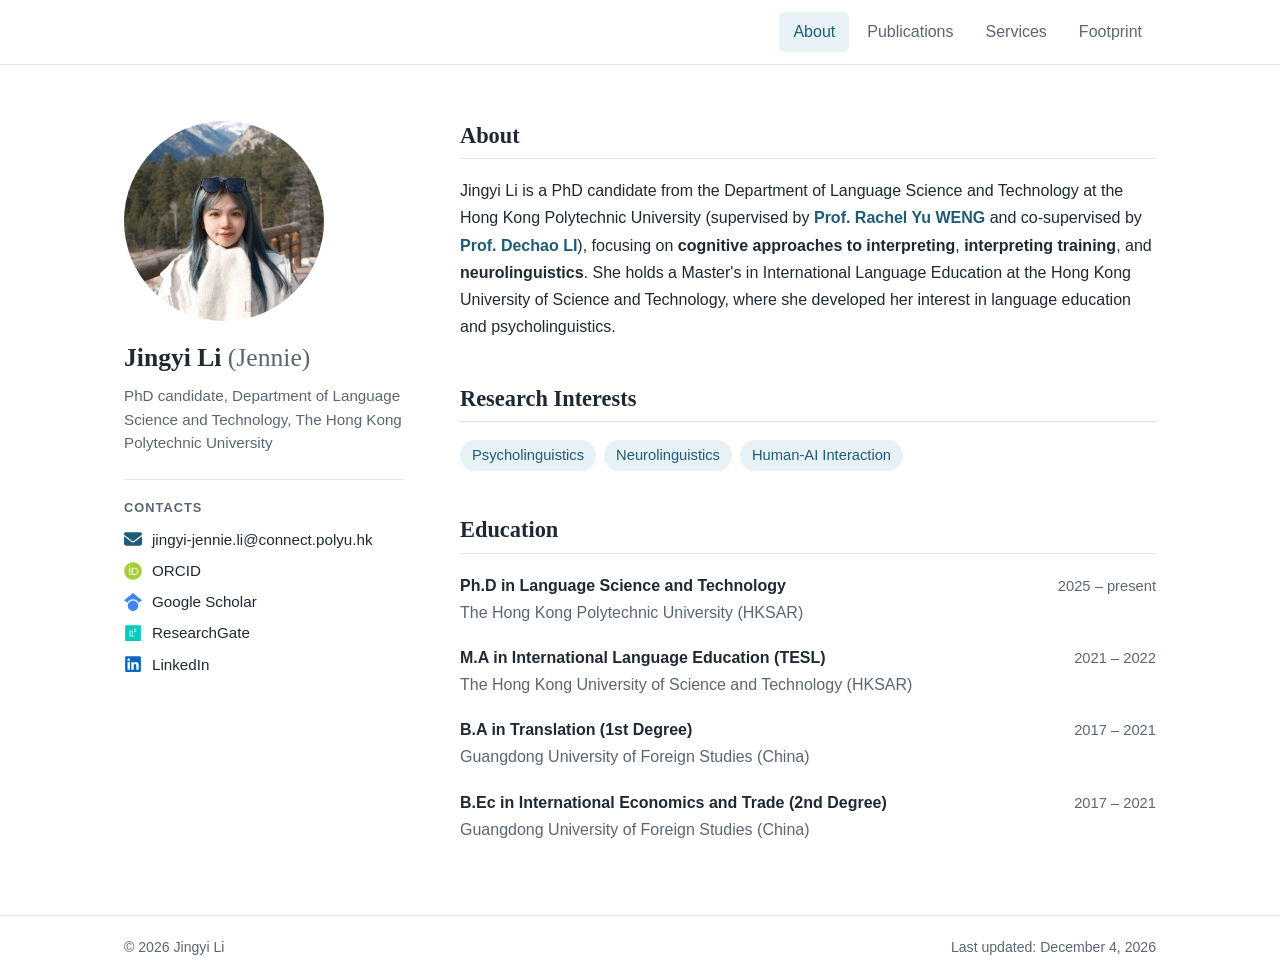
<file: index.html>
<!DOCTYPE html>
<html lang="en">
<head>
  <meta charset="UTF-8">
  <meta name="viewport" content="width=device-width, initial-scale=1">
  <title>Jingyi Li (Jennie)</title>
  <meta name="description" content="Jingyi Li, PhD candidate at the Department of Language Science and Technology, The Hong Kong Polytechnic University.">
  <link rel="icon" type="image/png" href="https://github.githubassets.com/favicons/favicon.png">
  <link rel="icon" type="image/svg+xml" href="https://github.githubassets.com/favicons/favicon.svg" media="(prefers-color-scheme: light)">
  <link rel="icon" type="image/svg+xml" href="https://github.githubassets.com/favicons/favicon-dark.svg" media="(prefers-color-scheme: dark)">
  <link rel="stylesheet" href="style.css">
</head>
<body>

  <!-- 顶部导航栏（三个页面都有一样的一份） -->
  <header class="site-header">
    <nav class="container nav">
      <ul class="nav-links">
        <li><a href="index.html" aria-current="page">About</a></li>
        <li><a href="publications.html">Publications</a></li>
        <li><a href="services.html">Services</a></li>
        <li><a href="footprint.html">Footprint</a></li>
      </ul>
    </nav>
  </header>

  <main>
    <div class="container profile-layout">

      <!-- ===== 左边：照片 + 名字 + 联系方式 ===== -->
      <aside class="profile-card">
        <img class="profile-photo" src="images/profile.jpg" alt="Photo of Jingyi Li">
        <h1 class="profile-name">Jingyi Li <span class="alt-name">(Jennie)</span></h1>
        <p class="profile-position">
          PhD candidate, Department of Language Science and Technology,
          The Hong Kong Polytechnic University
        </p>

        <div class="contacts">
          <h2>Contacts</h2>
          <ul>
            <li>
              <a href="mailto:jingyi-jennie.li@connect.polyu.hk">
                <svg width="18" height="18" class="icon icon-email" viewBox="0 0 512 512" aria-hidden="true"><path d="M48 64C21.5 64 0 85.5 0 112c0 15.1 7.1 29.3 19.2 38.4L236.8 313.6c11.4 8.5 27 8.5 38.4 0L492.8 150.4c12.1-9.1 19.2-23.3 19.2-38.4c0-26.5-21.5-48-48-48H48zM0 176V384c0 35.3 28.7 64 64 64H448c35.3 0 64-28.7 64-64V176L294.4 339.2c-22.8 17.1-54 17.1-76.8 0L0 176z"/></svg>
                jingyi-jennie.li@connect.polyu.hk
              </a>
            </li>
            <li>
              <a href="https://orcid.org/0009-0006-3154-9604" target="_blank" rel="noopener">
                <svg width="18" height="18" class="icon icon-orcid" viewBox="0 0 512 512" aria-hidden="true"><path d="M294.75 188.19h-45.92V342h47.47c67.62 0 83.12-51.34 83.12-76.91 0-41.64-26.54-76.9-84.67-76.9zM256 8C119 8 8 119 8 256s111 248 248 248 248-111 248-248S393 8 256 8zm-80.79 360.76h-29.84v-207.5h29.84zm-14.92-231.14a19.57 19.57 0 1 1 19.57-19.57 19.64 19.64 0 0 1-19.57 19.57zM300 369h-81V161.26h80.6c76.73 0 110.44 54.83 110.44 103.85C410 318.39 368.38 369 300 369z"/></svg>
                ORCID
              </a>
            </li>
            <li>
              <a href="https://scholar.google.com/citations?user=xkfzuVoAAAAJ" target="_blank" rel="noopener">
                <svg width="18" height="18" class="icon icon-scholar" viewBox="0 0 512 512" aria-hidden="true"><path d="M390.9 298.5c0 0 0 .1 .1 .1c9.2 19.4 14.4 41.1 14.4 64C405.3 445.1 338.5 512 256 512s-149.3-66.9-149.3-149.3c0-22.9 5.2-44.6 14.4-64h0c1.7-3.6 3.6-7.2 5.6-10.7c4.4-7.6 9.4-14.7 15-21.3c27.4-32.6 68.5-53.3 114.4-53.3c33.6 0 64.6 11.1 89.6 29.9c9.1 6.9 17.4 14.7 24.8 23.5c5.6 6.6 10.6 13.8 15 21.3c2 3.4 3.8 7 5.5 10.5zm26.4-18.8c-30.1-58.4-91-98.4-161.3-98.4s-131.2 40-161.3 98.4L0 202.7 256 0 512 202.7l-94.7 77.1z"/></svg>
                Google Scholar
              </a>
            </li>
            <li>
              <a href="https://www.researchgate.net/profile/Jingyi-Li-125" target="_blank" rel="noopener">
                <svg width="18" height="18" class="icon icon-researchgate" viewBox="0 0 448 512" aria-hidden="true"><path d="M0 32v448h448V32H0zm262.2 334.4c-6.6 3-33.2 6-50-14.2-9.2-10.6-25.3-33.3-42.2-63.6-8.9 0-14.7 0-21.4-.6v46.4c0 23.5 6 21.2 25.8 23.9v8.1c-6.9-.3-23.1-.8-35.6-.8-13.1 0-26.1.6-33.6.8v-8.1c15.5-2.9 22-1.3 22-23.9V225c0-22.6-6.4-21-22-23.9V193c25.8 1 53.1-.6 70.9-.6 31.7 0 55.9 14.4 55.9 45.6 0 21.1-16.7 42.2-39.2 47.5 13.6 24.2 30 45.6 42.2 58.9 7.2 7.8 17.2 14.7 27.2 14.7v7.3zm22.9-135c-23.3 0-32.2-15.7-32.2-32.2V167c0-12.2 8.8-30.4 34-30.4s30.4 17.9 30.4 17.9l-10.7 7.2s-5.5-12.5-19.7-12.5c-7.9 0-19.7 7.3-19.7 19.7v26.8c0 13.4 6.6 23.3 17.9 23.3 14.1 0 21.5-10.9 21.5-26.8h-17.9v-10.7h30.4c0 20.5 4.7 49.9-34 49.9zm-116.5 44.7c-9.4 0-13.6-.3-20-.8v-69.7c6.4-.6 15-.6 22.5-.6 23.3 0 37.2 12.2 37.2 34.5 0 21.9-15 36.6-39.7 36.6z"/></svg>
                ResearchGate
              </a>
            </li>
            <li>
              <a href="https://www.linkedin.com/in/jingyi-li-5655651a2" target="_blank" rel="noopener">
                <svg width="18" height="18" class="icon icon-linkedin" viewBox="0 0 448 512" aria-hidden="true"><path d="M416 32H31.9C14.3 32 0 46.5 0 64.3v383.4C0 465.5 14.3 480 31.9 480H416c17.6 0 32-14.5 32-32.3V64.3c0-17.8-14.4-32.3-32-32.3zM135.4 416H69V202.2h66.5V416zm-33.2-243c-21.3 0-38.5-17.3-38.5-38.5S80.9 96 102.2 96c21.2 0 38.5 17.3 38.5 38.5 0 21.3-17.2 38.5-38.5 38.5zm282.1 243h-66.4V312c0-24.8-.5-56.7-34.5-56.7-34.6 0-39.9 27-39.9 54.9V416h-66.4V202.2h63.7v29.2h.9c8.9-16.8 30.6-34.5 62.9-34.5 67.2 0 79.7 44.3 79.7 101.9V416z"/></svg>
                LinkedIn
              </a>
            </li>
          </ul>
        </div>
      </aside>

      <!-- ===== 右边：About / Research Interests / Education ===== -->
      <div class="profile-content">

        <section class="section">
          <h2>About</h2>
          <p>
            Jingyi Li is a PhD candidate from the Department of Language Science and Technology
            at the Hong Kong Polytechnic University (supervised by
            <a href="https://research.polyu.edu.hk/en/persons/yu-weng/" target="_blank" rel="noopener"><strong>Prof. Rachel Yu WENG</strong></a>
            and co-supervised by
            <a href="https://research.polyu.edu.hk/en/persons/dechao-li/" target="_blank" rel="noopener"><strong>Prof. Dechao LI</strong></a>),
            focusing on <strong>cognitive approaches to interpreting</strong>,
            <strong>interpreting training</strong>, and <strong>neurolinguistics</strong>.
            She holds a Master's in International Language Education at the Hong Kong University
            of Science and Technology, where she developed her interest in language education
            and psycholinguistics.
          </p>
        </section>

        <section class="section">
          <h2>Research Interests</h2>
          <ul class="tags">
            <li>Psycholinguistics</li>
            <li>Neurolinguistics</li>
            <li>Human-AI Interaction</li>
          </ul>
        </section>

        <section class="section">
          <h2>Education</h2>
          <!-- 每一个 <li class="entry"> ... </li> 是一条学历，复制一整段即可新增 -->
          <ul class="entry-list">
            <li class="entry">
              <div class="entry-head">
                <span class="entry-title">Ph.D in Language Science and Technology</span>
                <span class="entry-date">2025 – present</span>
              </div>
              <div class="entry-sub">The Hong Kong Polytechnic University (HKSAR)</div>
            </li>
            <li class="entry">
              <div class="entry-head">
                <span class="entry-title">M.A in International Language Education (TESL)</span>
                <span class="entry-date">2021 – 2022</span>
              </div>
              <div class="entry-sub">The Hong Kong University of Science and Technology (HKSAR)</div>
            </li>
            <li class="entry">
              <div class="entry-head">
                <span class="entry-title">B.A in Translation (1st Degree)</span>
                <span class="entry-date">2017 – 2021</span>
              </div>
              <div class="entry-sub">Guangdong University of Foreign Studies (China)</div>
            </li>
            <li class="entry">
              <div class="entry-head">
                <span class="entry-title">B.Ec in International Economics and Trade (2nd Degree)</span>
                <span class="entry-date">2017 – 2021</span>
              </div>
              <div class="entry-sub">Guangdong University of Foreign Studies (China)</div>
            </li>
          </ul>
        </section>

      </div>
    </div>
  </main>

  <footer class="site-footer">
    <div class="container footer-inner">
      <span>&copy; 2026 Jingyi Li</span>
      <span>Last updated: <time id="last-updated">October 22, 2026</time></span>
    </div>
  </footer>

  <!-- 自动显示网站最后一次发布的日期，不用手动改 -->
  <script>
    (function () {
      var d = new Date(document.lastModified);
      if (!isNaN(d)) {
        document.getElementById("last-updated").textContent =
          d.toLocaleDateString("en-US", { year: "numeric", month: "long", day: "numeric" });
      }
    })();
  </script>

</body>
</html>
</file>
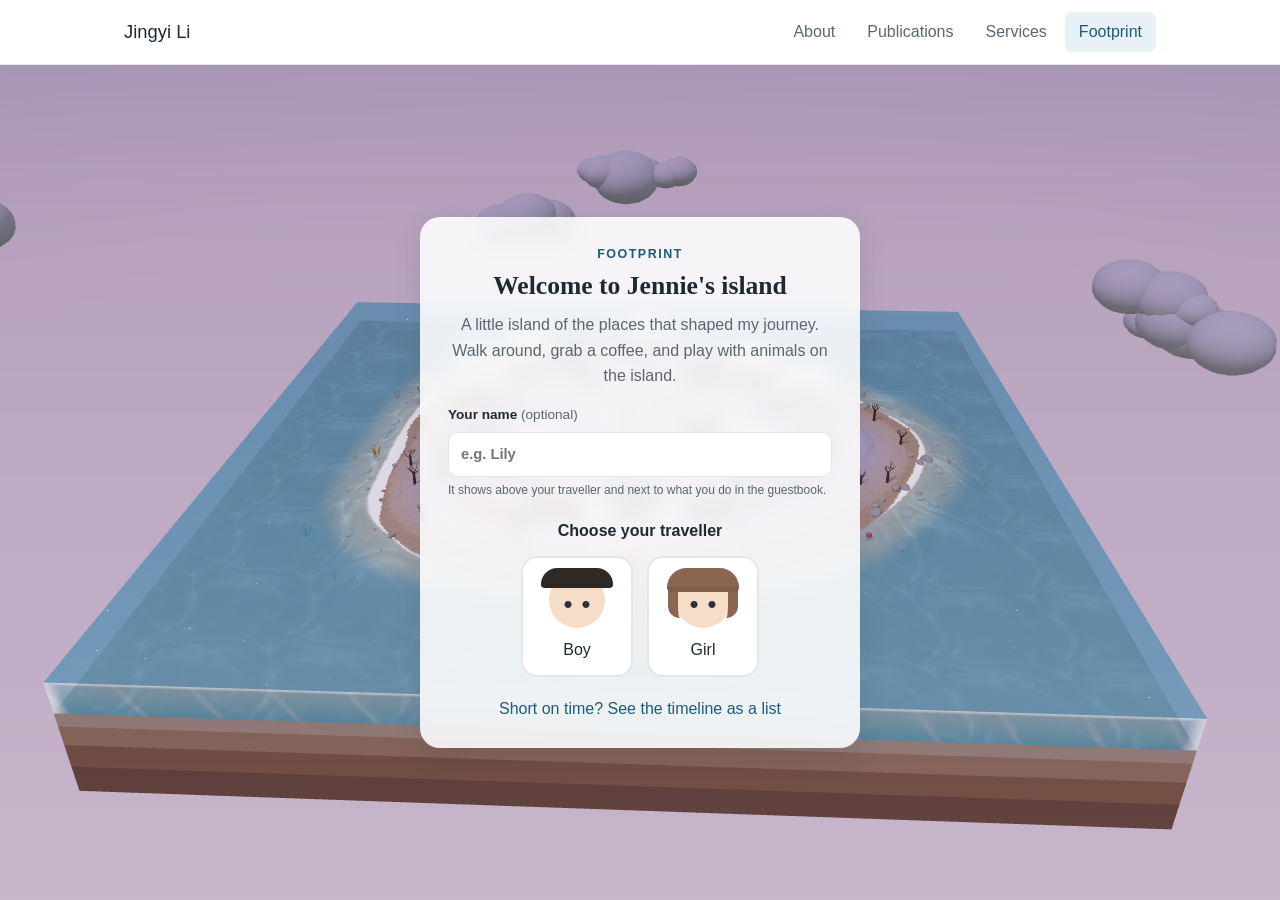
<file: footprint.html>
<!DOCTYPE html>
<html lang="en">
<head>
  <meta charset="UTF-8">
  <meta name="viewport" content="width=device-width, initial-scale=1, viewport-fit=cover">
  <title>Jingyi Li (Jennie) | Footprint</title>
  <meta name="description" content="Footprint: a little 3D island of the places that shaped Jingyi Li's journey, from Guangzhou to Hong Kong.">
  <link rel="icon" type="image/png" href="https://github.githubassets.com/favicons/favicon.png">
  <link rel="icon" type="image/svg+xml" href="https://github.githubassets.com/favicons/favicon.svg" media="(prefers-color-scheme: light)">
  <link rel="icon" type="image/svg+xml" href="https://github.githubassets.com/favicons/favicon-dark.svg" media="(prefers-color-scheme: dark)">
  <link rel="stylesheet" href="style.css">
  <link rel="stylesheet" href="footprint/footprint.css">
  <script type="importmap">{ "imports": { "three": "./vendor/three.module.min.js" } }</script>
</head>
<body class="fp-page">

  <header class="site-header">
    <nav class="container nav">
      <a class="nav-brand" href="index.html">Jingyi Li</a>
      <ul class="nav-links">
        <li><a href="index.html">About</a></li>
        <li><a href="publications.html">Publications</a></li>
        <li><a href="services.html">Services</a></li>
        <li><a href="footprint.html" aria-current="page">Footprint</a></li>
      </ul>
    </nav>
  </header>

  <!-- 3D 小岛的内容和文字在 footprint/data.js 里改 -->
  <main class="fp-main">
    <div id="fp-stage">
      <canvas id="fp-canvas" tabindex="-1" aria-label="A 3D island with the places of Jennie's journey"></canvas>

      <div id="fp-loading" class="fp-loading">
        <div class="fp-spinner"></div>
        <p>Loading the island…</p>
      </div>

      <section id="fp-intro" class="fp-intro" hidden>
        <div class="fp-card">
          <p class="fp-kicker">Footprint</p>
          <h1>Welcome to Jennie's island</h1>
          <p>A little island of the places that shaped my journey. Walk around, grab a coffee, and play with animals on the island.</p>
          <label class="fp-name">
            <span>Your name <em>(optional)</em></span>
            <input id="fp-name" maxlength="20" placeholder="e.g. Lily" autocomplete="nickname">
          </label>
          <p class="fp-name-note">It shows above your traveller and next to what you do in the guestbook.</p>
          <div id="fp-step-gender">
            <p class="fp-choose">Choose your traveller</p>
            <div class="fp-avatars">
              <button class="fp-avatar" data-avatar="boy"><span class="fp-face fp-face-boy" aria-hidden="true"></span>Boy</button>
              <button class="fp-avatar" data-avatar="girl"><span class="fp-face fp-face-girl" aria-hidden="true"></span>Girl</button>
            </div>
          </div>
          <div id="fp-figures" hidden>
            <p class="fp-choose">Pick your look</p>
            <div class="fp-figure-grid" id="fp-figure-grid"></div>
            <button class="fp-link" id="fp-figures-back">← Back</button>
          </div>
          <button class="fp-link" id="fp-intro-list">Short on time? See the timeline as a list</button>
        </div>
      </section>

      <div id="fp-hud" class="fp-hud" hidden>
        <div class="fp-stop">
          <span class="fp-stop-num" id="fp-stop-num">01</span>
          <div>
            <p class="fp-stop-label" id="fp-stop-label"></p>
            <p class="fp-stop-name" id="fp-stop-name"></p>
            <p class="fp-stop-meta" id="fp-stop-meta"></p>
          </div>
        </div>
        <div class="fp-top-right">
          <button class="fp-chip" id="fp-env-btn" aria-expanded="false"><span class="fp-env-dot"></span><span id="fp-env-label"></span></button>
          <button class="fp-chip" id="fp-guest-btn">Guestbook</button>
          <button class="fp-chip" id="fp-list-btn">Timeline</button>
        </div>
        <div class="fp-menu" id="fp-env-menu" hidden>
          <p>The island follows your local season and time. Preview another one:</p>
          <div class="fp-seg" data-kind="season">
            <button data-v="live">Live</button><button data-v="spring">Spring</button><button data-v="summer">Summer</button><button data-v="autumn">Autumn</button><button data-v="winter">Winter</button>
          </div>
          <div class="fp-seg" data-kind="hour">
            <button data-v="live">Live</button><button data-v="7">Morning</button><button data-v="13">Afternoon</button><button data-v="18">Evening</button><button data-v="22">Night</button>
          </div>
        </div>
        <div class="fp-joystick" id="fp-joystick" aria-hidden="true"><div class="fp-knob"></div></div>
        <button class="fp-action" id="fp-action" hidden></button>
        <button class="fp-action fp-action-2" id="fp-action-2" hidden>Talk to Calvin</button>
        <p class="fp-hint" id="fp-hint">WASD / arrow keys to walk · E to interact · drag to look around</p>
      </div>

      <div id="fp-dialog" class="fp-dialog" hidden>
        <p class="fp-dialog-who" id="fp-dialog-who">Jennie · island host</p>
        <p class="fp-dialog-text" id="fp-dialog-text"></p>
        <button class="fp-dialog-next" id="fp-dialog-next">Next</button>
        <div class="fp-dialog-choices" id="fp-dialog-choices" hidden></div>
      </div>

      <div id="fp-panel" class="fp-panel-wrap" hidden>
        <div class="fp-panel" role="dialog" aria-modal="true" aria-labelledby="fp-panel-title">
          <button class="fp-close" id="fp-close" aria-label="Close">×</button>
          <div id="fp-panel-body"></div>
        </div>
      </div>

      <div id="fp-toast" class="fp-toast" role="status" aria-live="polite" hidden></div>

      <div id="fp-fade" class="fp-fade"></div>

      <div id="fp-fallback" class="fp-fallback" hidden>
        <h1>Footprint</h1>
        <p>Your browser can't show the 3D island, so here is the journey as a list.</p>
        <ol id="fp-fallback-list"></ol>
      </div>
    </div>
  </main>

  <script type="module" src="footprint/main.js"></script>
</body>
</html>
</file>
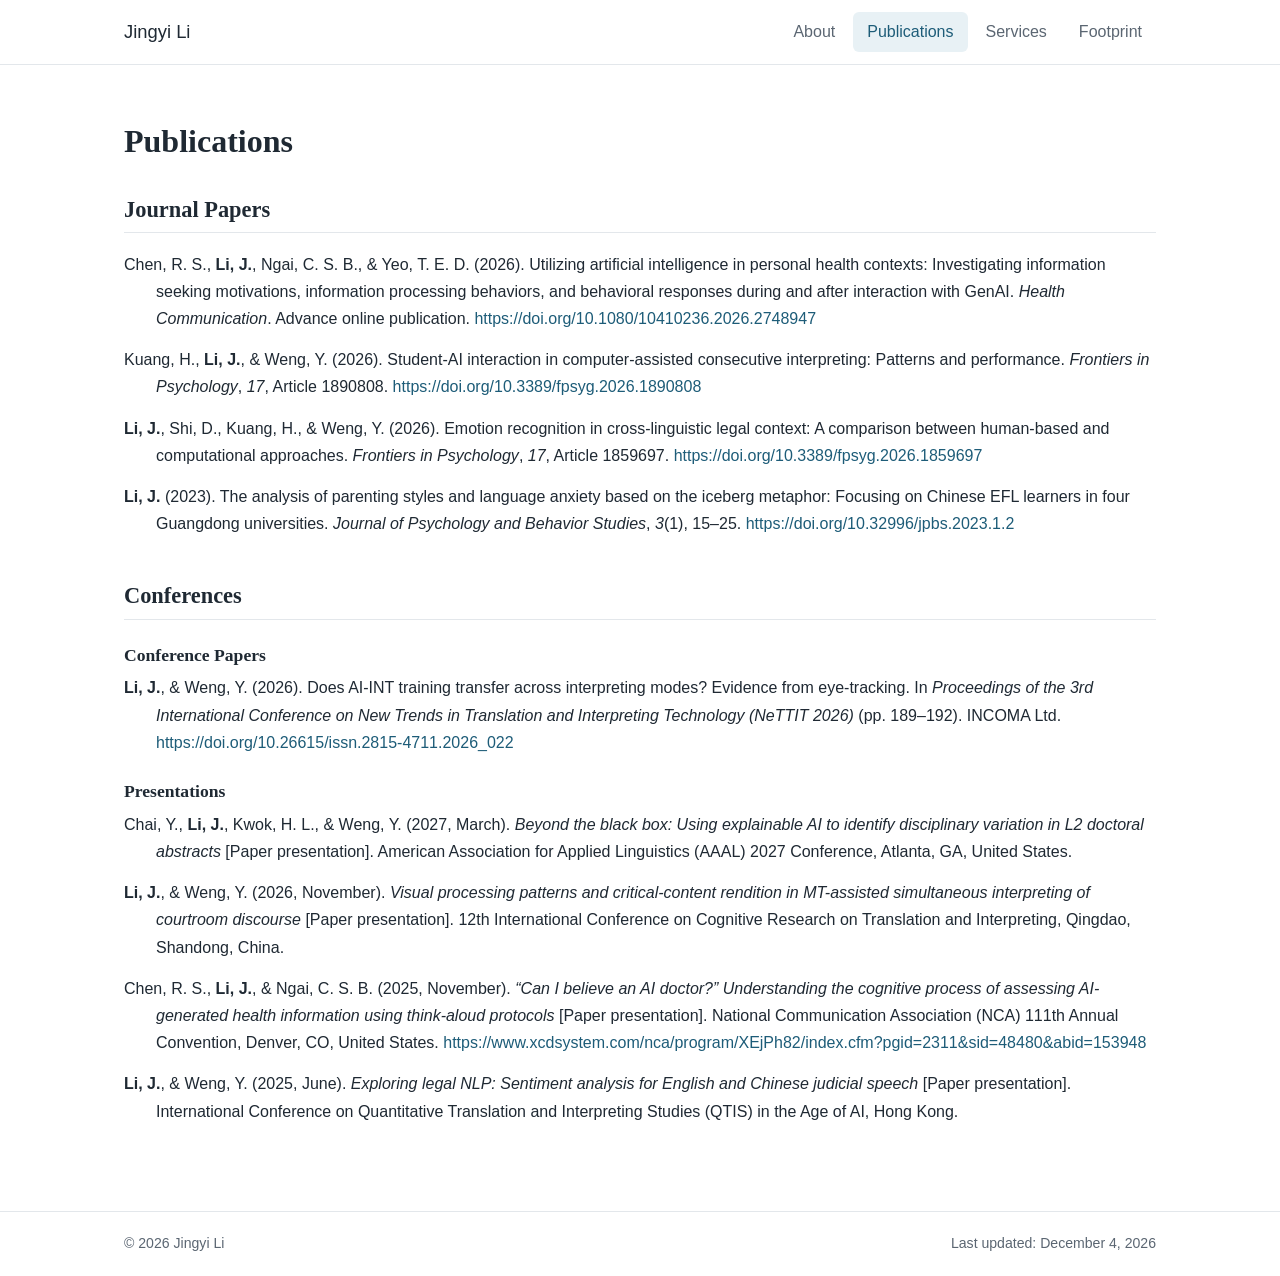
<file: publications.html>
<!DOCTYPE html>
<html lang="en">
<head>
  <meta charset="UTF-8">
  <meta name="viewport" content="width=device-width, initial-scale=1">
  <title>Jingyi Li (Jennie) | Publications</title>
  <meta name="description" content="Publications of Jingyi Li.">
  <link rel="icon" type="image/png" href="https://github.githubassets.com/favicons/favicon.png">
  <link rel="icon" type="image/svg+xml" href="https://github.githubassets.com/favicons/favicon.svg" media="(prefers-color-scheme: light)">
  <link rel="icon" type="image/svg+xml" href="https://github.githubassets.com/favicons/favicon-dark.svg" media="(prefers-color-scheme: dark)">
  <link rel="stylesheet" href="style.css">
</head>
<body>

  <header class="site-header">
    <nav class="container nav">
      <a class="nav-brand" href="index.html">Jingyi Li</a>
      <ul class="nav-links">
        <li><a href="index.html">About</a></li>
        <li><a href="publications.html" aria-current="page">Publications</a></li>
        <li><a href="services.html">Services</a></li>
        <li><a href="footprint.html">Footprint</a></li>
      </ul>
    </nav>
  </header>

  <main>
    <div class="container">
      <h1 class="page-title">Publications</h1>

      <!--
        格式：APA 7。每一个 <li>...</li> 是一条，复制一整段就能新增，按时间从新到旧排。
        <span class="me"> 让你的名字加粗；<em> 是斜体；&amp; 就是 & 符号。
        期刊论文例子：
          <li>
            <span class="me">Li, J.</span>, &amp; Weng, Y. (2027). Title in sentence case: Subtitle starts with a capital.
            <em>Journal Name</em>, <em>12</em>(3), 45–67.
            <a href="https://doi.org/xxxx" target="_blank" rel="noopener">https://doi.org/xxxx</a>
          </li>
      -->

      <section class="section">
        <h2>Journal Papers</h2>
        <ul class="pub-list">
          <li>
            Chen, R. S., <span class="me">Li, J.</span>, Ngai, C. S. B., &amp; Yeo, T. E. D. (2026).
            Utilizing artificial intelligence in personal health contexts: Investigating information
            seeking motivations, information processing behaviors, and behavioral responses during and
            after interaction with GenAI. <em>Health Communication</em>. Advance online publication.
            <a href="https://doi.org/10.1080/10410236.2026.2748947" target="_blank" rel="noopener">https://doi.org/10.1080/10410236.2026.2748947</a>
          </li>
          <li>
            Kuang, H., <span class="me">Li, J.</span>, &amp; Weng, Y. (2026). Student-AI interaction in
            computer-assisted consecutive interpreting: Patterns and performance.
            <em>Frontiers in Psychology</em>, <em>17</em>, Article 1890808.
            <a href="https://doi.org/10.3389/fpsyg.2026.1890808" target="_blank" rel="noopener">https://doi.org/10.3389/fpsyg.2026.1890808</a>
          </li>
          <li>
            <span class="me">Li, J.</span>, Shi, D., Kuang, H., &amp; Weng, Y. (2026). Emotion recognition
            in cross-linguistic legal context: A comparison between human-based and computational
            approaches. <em>Frontiers in Psychology</em>, <em>17</em>, Article 1859697.
            <a href="https://doi.org/10.3389/fpsyg.2026.1859697" target="_blank" rel="noopener">https://doi.org/10.3389/fpsyg.2026.1859697</a>
          </li>
          <li>
            <span class="me">Li, J.</span> (2023). The analysis of parenting styles and language anxiety
            based on the iceberg metaphor: Focusing on Chinese EFL learners in four Guangdong
            universities. <em>Journal of Psychology and Behavior Studies</em>, <em>3</em>(1), 15–25.
            <a href="https://doi.org/10.32996/jpbs.2023.1.2" target="_blank" rel="noopener">https://doi.org/10.32996/jpbs.2023.1.2</a>
          </li>
        </ul>
      </section>

      <section class="section">
        <h2>Conferences</h2>

        <h3>Conference Papers</h3>
        <ul class="pub-list">
          <li>
            <span class="me">Li, J.</span>, &amp; Weng, Y. (2026). Does AI-INT training transfer across
            interpreting modes? Evidence from eye-tracking. In <em>Proceedings of the 3rd International
            Conference on New Trends in Translation and Interpreting Technology (NeTTIT 2026)</em>
            (pp. 189–192). INCOMA Ltd.
            <a href="https://doi.org/10.26615/issn.2815-4711.2026_022" target="_blank" rel="noopener">https://doi.org/10.26615/issn.2815-4711.2026_022</a>
          </li>
        </ul>

        <h3>Presentations</h3>
        <!-- 会议报告格式：作者 (年, 月). <em>标题</em> [Paper presentation]. 会议名称, 城市, 国家.
             如果是海报，把 [Paper presentation] 改成 [Poster presentation] -->
        <ul class="pub-list">
          <li>
            Chai, Y., <span class="me">Li, J.</span>, Kwok, H. L., &amp; Weng, Y. (2027, March).
            <em>Beyond the black box: Using explainable AI to identify disciplinary variation in L2
            doctoral abstracts</em> [Paper presentation]. American Association for Applied Linguistics
            (AAAL) 2027 Conference, Atlanta, GA, United States.
          </li>
          <li>
            <span class="me">Li, J.</span>, &amp; Weng, Y. (2026, November). <em>Visual processing
            patterns and critical-content rendition in MT-assisted simultaneous interpreting of
            courtroom discourse</em> [Paper presentation]. 12th International Conference on Cognitive
            Research on Translation and Interpreting, Qingdao, Shandong, China.
          </li>
          <li>
            Chen, R. S., <span class="me">Li, J.</span>, &amp; Ngai, C. S. B. (2025, November).
            <em>“Can I believe an AI doctor?” Understanding the cognitive process of assessing
            AI-generated health information using think-aloud protocols</em> [Paper presentation].
            National Communication Association (NCA) 111th Annual Convention, Denver, CO, United States.
            <a href="https://www.xcdsystem.com/nca/program/XEjPh82/index.cfm?pgid=2311&amp;sid=48480&amp;abid=153948" target="_blank" rel="noopener">https://www.xcdsystem.com/nca/program/XEjPh82/index.cfm?pgid=2311&amp;sid=48480&amp;abid=153948</a>
          </li>
          <li>
            <span class="me">Li, J.</span>, &amp; Weng, Y. (2025, June). <em>Exploring legal NLP: Sentiment
            analysis for English and Chinese judicial speech</em> [Paper presentation]. International
            Conference on Quantitative Translation and Interpreting Studies (QTIS) in the Age of AI,
            Hong Kong.
          </li>
        </ul>
      </section>
    </div>
  </main>

  <footer class="site-footer">
    <div class="container footer-inner">
      <span>&copy; 2026 Jingyi Li</span>
      <span>Last updated: <time id="last-updated">October 22, 2026</time></span>
    </div>
  </footer>

  <!-- 自动显示网站最后一次发布的日期，不用手动改 -->
  <script>
    (function () {
      var d = new Date(document.lastModified);
      if (!isNaN(d)) {
        document.getElementById("last-updated").textContent =
          d.toLocaleDateString("en-US", { year: "numeric", month: "long", day: "numeric" });
      }
    })();
  </script>

</body>
</html>
</file>
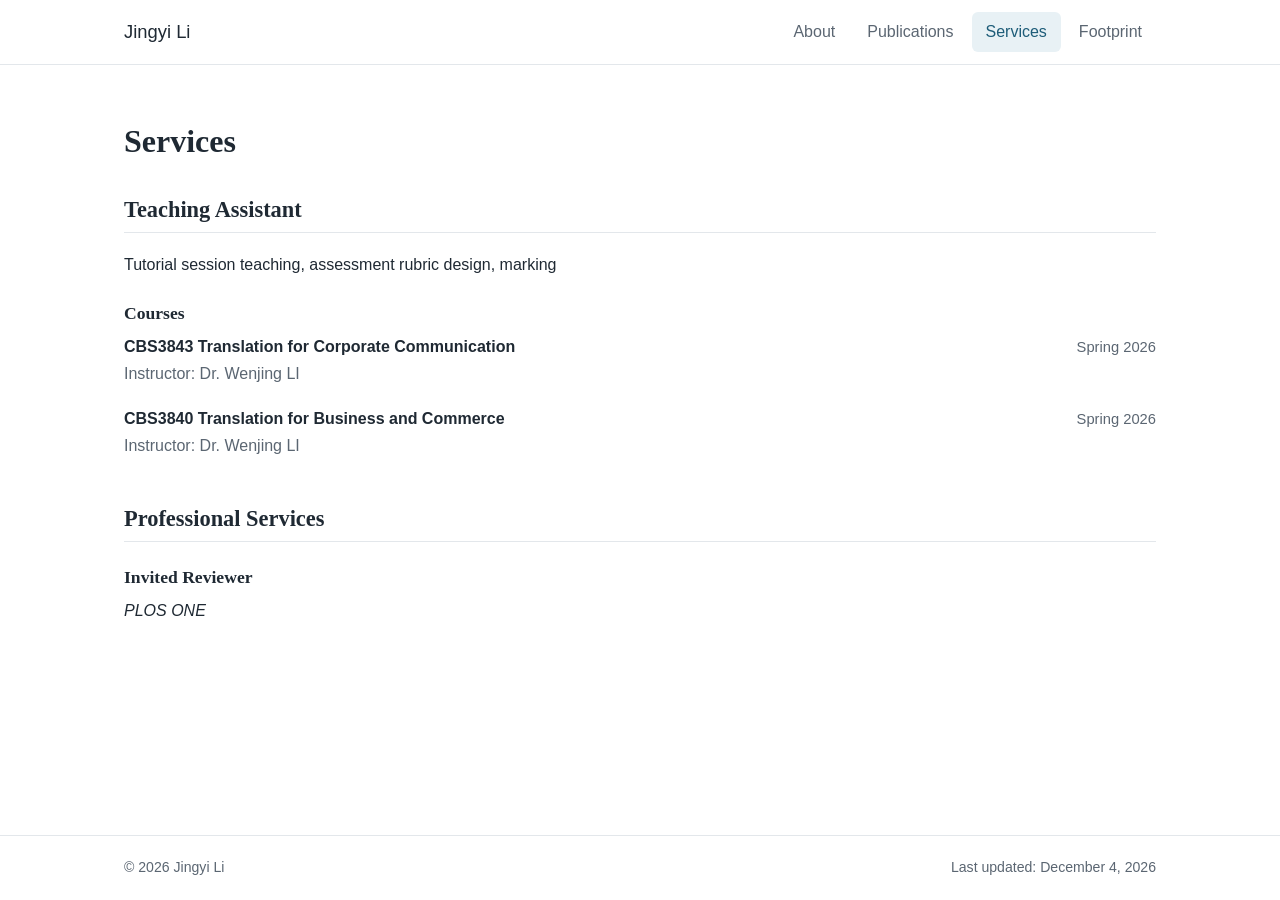
<file: services.html>
<!DOCTYPE html>
<html lang="en">
<head>
  <meta charset="UTF-8">
  <meta name="viewport" content="width=device-width, initial-scale=1">
  <title>Jingyi Li (Jennie) | Services</title>
  <meta name="description" content="Teaching and professional services of Jingyi Li.">
  <link rel="icon" type="image/png" href="https://github.githubassets.com/favicons/favicon.png">
  <link rel="icon" type="image/svg+xml" href="https://github.githubassets.com/favicons/favicon.svg" media="(prefers-color-scheme: light)">
  <link rel="icon" type="image/svg+xml" href="https://github.githubassets.com/favicons/favicon-dark.svg" media="(prefers-color-scheme: dark)">
  <link rel="stylesheet" href="style.css">
</head>
<body>

  <header class="site-header">
    <nav class="container nav">
      <a class="nav-brand" href="index.html">Jingyi Li</a>
      <ul class="nav-links">
        <li><a href="index.html">About</a></li>
        <li><a href="publications.html">Publications</a></li>
        <li><a href="services.html" aria-current="page">Services</a></li>
        <li><a href="footprint.html">Footprint</a></li>
      </ul>
    </nav>
  </header>

  <main>
    <div class="container">
      <h1 class="page-title">Services</h1>

      <section class="section">
        <h2>Teaching Assistant</h2>
        <p>Tutorial session teaching, assessment rubric design, marking</p>

        <h3>Courses</h3>
        <!-- 每一个 <li class="entry"> ... </li> 是一门课，复制一整段即可新增 -->
        <ul class="entry-list">
          <li class="entry">
            <div class="entry-head">
              <span class="entry-title">CBS3843 Translation for Corporate Communication</span>
              <span class="entry-date">Spring 2026</span>
            </div>
            <div class="entry-sub">Instructor: Dr. Wenjing LI</div>
          </li>
          <li class="entry">
            <div class="entry-head">
              <span class="entry-title">CBS3840 Translation for Business and Commerce</span>
              <span class="entry-date">Spring 2026</span>
            </div>
            <div class="entry-sub">Instructor: Dr. Wenjing LI</div>
          </li>
        </ul>
      </section>

      <section class="section">
        <h2>Professional Services</h2>
        <h3>Invited Reviewer</h3>
        <ul class="entry-list">
          <li class="entry"><em>PLOS ONE</em></li>
        </ul>
      </section>
    </div>
  </main>

  <footer class="site-footer">
    <div class="container footer-inner">
      <span>&copy; 2026 Jingyi Li</span>
      <span>Last updated: <time id="last-updated">October 22, 2026</time></span>
    </div>
  </footer>

  <!-- 自动显示网站最后一次发布的日期，不用手动改 -->
  <script>
    (function () {
      var d = new Date(document.lastModified);
      if (!isNaN(d)) {
        document.getElementById("last-updated").textContent =
          d.toLocaleDateString("en-US", { year: "numeric", month: "long", day: "numeric" });
      }
    })();
  </script>

</body>
</html>
</file>
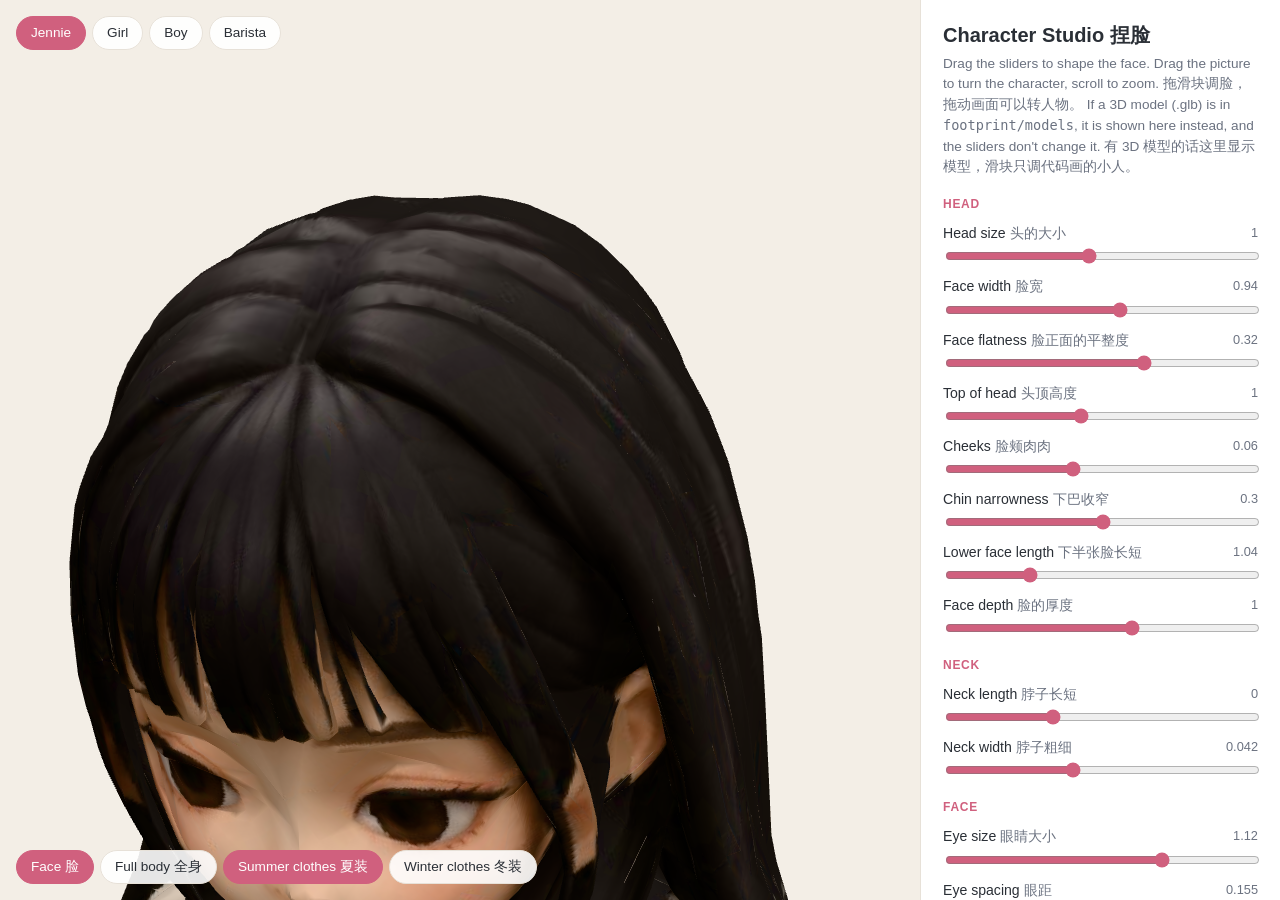
<file: studio.html>
<!DOCTYPE html>
<html lang="en">
<head>
  <meta charset="UTF-8">
  <meta name="viewport" content="width=device-width, initial-scale=1">
  <meta name="robots" content="noindex">
  <title>Character Studio</title>
  <link rel="icon" type="image/png" href="https://github.githubassets.com/favicons/favicon.png">
  <script type="importmap">{ "imports": { "three": "./vendor/three.module.min.js" } }</script>
  <!-- 捏脸工具：拖滑块调小人的脸，调好了点 Copy settings 把数字发给 Claude，或者点 Try it on the island 先在自己的浏览器里看看 -->
  <style>
    :root {
      --bg: #f6f2ec;
      --panel: #ffffff;
      --text: #2a2f36;
      --muted: #6b7280;
      --border: #e7e1d8;
      --accent: #d0607e;
    }
    * { box-sizing: border-box; }
    html, body { margin: 0; height: 100%; }
    body {
      background: var(--bg);
      color: var(--text);
      font: 15px/1.5 -apple-system, "Segoe UI", Roboto, "PingFang SC", "Microsoft YaHei", sans-serif;
      display: grid;
      grid-template-columns: 1fr 360px;
      height: 100vh;
    }
    #stage { position: relative; min-height: 0; }
    canvas { display: block; width: 100%; height: 100%; touch-action: none; cursor: grab; }
    .chips { position: absolute; left: 16px; top: 16px; display: flex; flex-wrap: wrap; gap: 6px; }
    .chips.bottom { top: auto; bottom: 16px; }
    .chip {
      border: 1px solid var(--border);
      background: rgba(255, 255, 255, 0.9);
      border-radius: 999px;
      padding: 6px 14px;
      font: inherit;
      font-size: 0.85rem;
      cursor: pointer;
      color: var(--text);
    }
    .chip[aria-pressed="true"] { background: var(--accent); border-color: var(--accent); color: #fff; }
    aside {
      background: var(--panel);
      border-left: 1px solid var(--border);
      padding: 20px 22px 28px;
      overflow-y: auto;
    }
    h1 { font-size: 1.25rem; margin: 0 0 4px; }
    .sub { margin: 0 0 16px; color: var(--muted); font-size: 0.85rem; }
    .group { margin: 18px 0 6px; font-size: 0.75rem; font-weight: 700; letter-spacing: 0.06em; text-transform: uppercase; color: var(--accent); }
    .row { display: grid; grid-template-columns: 1fr auto; gap: 2px 10px; margin: 10px 0; }
    .row label { font-size: 0.88rem; }
    .row label span { color: var(--muted); }
    .row output { font-size: 0.8rem; color: var(--muted); font-variant-numeric: tabular-nums; }
    .row input { grid-column: 1 / -1; width: 100%; accent-color: var(--accent); }
    .actions { display: flex; flex-wrap: wrap; gap: 8px; margin-top: 20px; }
    .btn {
      border: 0;
      border-radius: 999px;
      padding: 9px 16px;
      background: var(--accent);
      color: #fff;
      font: inherit;
      font-size: 0.88rem;
      font-weight: 600;
      cursor: pointer;
    }
    .btn.ghost { background: #f3eee7; color: var(--text); }
    textarea {
      width: 100%;
      margin-top: 12px;
      min-height: 110px;
      border: 1px solid var(--border);
      border-radius: 10px;
      padding: 10px;
      font: 12px/1.45 ui-monospace, Consolas, monospace;
      color: var(--text);
      background: #fbf9f6;
    }
    .note { margin: 8px 0 0; font-size: 0.82rem; color: var(--muted); }
    @media (max-width: 800px) {
      body { grid-template-columns: 1fr; grid-template-rows: 48vh 1fr; height: auto; min-height: 100vh; }
      aside { border-left: 0; border-top: 1px solid var(--border); padding: 16px; }
    }
  </style>
</head>
<body>
  <div id="stage">
    <canvas id="c" aria-label="Character preview: drag to turn, scroll to zoom"></canvas>
    <div class="chips" id="kinds"></div>
    <div class="chips bottom" id="views"></div>
  </div>
  <aside>
    <h1>Character Studio 捏脸</h1>
    <p class="sub">Drag the sliders to shape the face. Drag the picture to turn the character, scroll to zoom. 拖滑块调脸，拖动画面可以转人物。
      If a 3D model (.glb) is in <code>footprint/models</code>, it is shown here instead, and the sliders don't change it. 有 3D 模型的话这里显示模型，滑块只调代码画的小人。</p>
    <div id="sliders"></div>
    <div class="actions">
      <button class="btn" id="copy">Copy settings 复制数字</button>
      <button class="btn ghost" id="try">Try it on the island 去小岛看看</button>
      <button class="btn ghost" id="reset">Reset 恢复默认</button>
    </div>
    <textarea id="code" readonly aria-label="Settings code"></textarea>
    <p class="note" id="msg">When you like it, copy the settings and send them to Claude to make it the website's default. "Try it on the island" only changes the island in your own browser.</p>
  </aside>

  <script type="module">
    import * as THREE from "three";
    import { SHAPE, SHAPE_DEFAULTS, setShape } from "./footprint/characters.js";
    import { createFigure } from "./footprint/figures.js";

    const SLIDERS = [
      ["Head", "headSize", "Head size", "头的大小", 0.75, 1.3, 0.01],
      ["Head", "faceWidth", "Face width", "脸宽", 0.8, 1.05, 0.005],
      ["Head", "faceFlat", "Face flatness", "脸正面的平整度", 0, 0.5, 0.01],
      ["Head", "headTop", "Top of head", "头顶高度", 0.85, 1.2, 0.01],
      ["Head", "cheeks", "Cheeks", "脸颊肉肉", 0, 0.15, 0.005],
      ["Head", "chin", "Chin narrowness", "下巴收窄", 0, 0.6, 0.01],
      ["Head", "chinLength", "Lower face length", "下半张脸长短", 0.95, 1.3, 0.005],
      ["Head", "faceDepth", "Face depth", "脸的厚度", 0.85, 1.1, 0.005],
      ["Neck", "neckLength", "Neck length", "脖子长短", -0.04, 0.08, 0.005],
      ["Neck", "neckWidth", "Neck width", "脖子粗细", 0.03, 0.06, 0.001],
      ["Face", "eyeSize", "Eye size", "眼睛大小", 0.7, 1.3, 0.01],
      ["Face", "eyeSpacing", "Eye spacing", "眼距", 0.12, 0.22, 0.005],
      ["Face", "eyeHeight", "Eye height (down +)", "眼睛高低", -0.12, 0.12, 0.005],
      ["Face", "mouthHeight", "Mouth height (down +)", "嘴巴高低", -0.08, 0.1, 0.005],
      ["Face", "blush", "Blush", "腮红", 0, 1, 0.05],
    ];
    const KINDS = [["jennie", "Jennie"], ["girl", "Girl"], ["boy", "Boy"], ["barista", "Barista"]];
    const $ = (id) => document.getElementById(id);

    try {
      const saved = JSON.parse(localStorage.getItem("fp-shape-v3"));
      if (saved) setShape(saved);
    } catch {
      /* 没有存过 */
    }

    // ---------- 3D 预览
    const canvas = $("c");
    const renderer = new THREE.WebGLRenderer({ canvas, antialias: true });
    renderer.setPixelRatio(Math.min(devicePixelRatio, 2));
    renderer.toneMapping = THREE.NeutralToneMapping;
    renderer.shadowMap.enabled = true;
    const scene = new THREE.Scene();
    scene.background = new THREE.Color("#f3eee6");
    const camera = new THREE.PerspectiveCamera(30, 1, 0.05, 50);
    scene.add(new THREE.HemisphereLight("#fffaf2", "#d8cbb8", 1.6));
    const sun = new THREE.DirectionalLight("#fff4e6", 2.0);
    sun.position.set(2, 4, 3);
    sun.castShadow = true;
    sun.shadow.mapSize.set(1024, 1024);
    scene.add(sun);
    const ground = new THREE.Mesh(new THREE.CircleGeometry(1.4, 48), new THREE.MeshStandardMaterial({ color: "#e9dfd0", roughness: 1 }));
    ground.rotation.x = -Math.PI / 2;
    ground.receiveShadow = true;
    scene.add(ground);

    let kind = "jennie";
    let season = "summer";
    let character = null;
    function dispose(obj) {
      obj.traverse((o) => {
        if (!o.isMesh && !o.isSprite) return;
        o.geometry?.dispose();
        for (const m of [o.material].flat()) {
          m.map?.dispose();
          m.dispose();
        }
      });
    }
    function rebuild() {
      if (character) {
        scene.remove(character.root);
        dispose(character.root);
      }
      character = createFigure(kind);
      character.setSeason(season);
      scene.add(character.root);
    }
    let pending = false;
    const scheduleRebuild = () => {
      if (pending) return;
      pending = true;
      setTimeout(() => {
        pending = false;
        rebuild();
        updateCode();
      }, 30);
    };

    // 镜头：拖动转身，滚轮缩放
    const VIEWS = { face: { y: 1.38, dist: 1.25 }, body: { y: 0.88, dist: 3.4 } };
    const cam = { yaw: 0.35, pitch: 0.12, ...VIEWS.face };
    let goal = { ...VIEWS.face };
    let drag = null;
    canvas.addEventListener("pointerdown", (e) => {
      drag = { x: e.clientX, y: e.clientY };
      canvas.setPointerCapture(e.pointerId);
    });
    canvas.addEventListener("pointermove", (e) => {
      if (!drag) return;
      cam.yaw -= (e.clientX - drag.x) * 0.008;
      cam.pitch = Math.max(-0.4, Math.min(0.9, cam.pitch + (e.clientY - drag.y) * 0.005));
      drag = { x: e.clientX, y: e.clientY };
    });
    canvas.addEventListener("pointerup", () => (drag = null));
    canvas.addEventListener(
      "wheel",
      (e) => {
        e.preventDefault();
        goal.dist = Math.max(0.6, Math.min(6, goal.dist * (1 + Math.sign(e.deltaY) * 0.1)));
      },
      { passive: false },
    );

    function resize() {
      const r = canvas.parentElement.getBoundingClientRect();
      renderer.setSize(r.width, r.height, false);
      camera.aspect = r.width / r.height;
      camera.updateProjectionMatrix();
    }
    new ResizeObserver(resize).observe(canvas.parentElement);

    const clock = new THREE.Clock();
    let t = 0;
    function frame() {
      const dt = Math.min(clock.getDelta(), 0.05);
      t += dt;
      cam.y += (goal.y - cam.y) * (1 - Math.exp(-dt * 6));
      cam.dist += (goal.dist - cam.dist) * (1 - Math.exp(-dt * 6));
      camera.position.set(Math.sin(cam.yaw) * Math.cos(cam.pitch) * cam.dist, cam.y + Math.sin(cam.pitch) * cam.dist, Math.cos(cam.yaw) * Math.cos(cam.pitch) * cam.dist);
      camera.lookAt(0, cam.y, 0);
      character?.update(dt, t, 0);
      renderer.render(scene, camera);
      requestAnimationFrame(frame);
    }

    // ---------- 按钮和滑块
    function chips(el, items, current, onPick) {
      el.innerHTML = items.map(([v, label]) => `<button class="chip" data-v="${v}" aria-pressed="${v === current}">${label}</button>`).join("");
      el.addEventListener("click", (e) => {
        const b = e.target.closest("button");
        if (!b) return;
        for (const o of el.querySelectorAll("button")) o.setAttribute("aria-pressed", String(o === b));
        onPick(b.dataset.v);
      });
    }
    chips($("kinds"), KINDS, kind, (v) => {
      kind = v;
      rebuild();
    });
    chips($("views"), [["face", "Face 脸"], ["body", "Full body 全身"], ["summer", "Summer clothes 夏装"], ["winter", "Winter clothes 冬装"]], "face", (v) => {
      if (v === "face" || v === "body") goal = { ...VIEWS[v] };
      else {
        season = v;
        character.setSeason(season);
      }
      // 视角和衣服是两组：重新标一下哪个是按下的
      for (const o of $("views").querySelectorAll("button")) {
        const isView = o.dataset.v === "face" || o.dataset.v === "body";
        const on = isView ? Math.abs(goal.dist - VIEWS[o.dataset.v].dist) < 0.01 : o.dataset.v === season;
        o.setAttribute("aria-pressed", String(on));
      }
    });
    for (const o of $("views").querySelectorAll("button")) o.setAttribute("aria-pressed", String(o.dataset.v === "face" || o.dataset.v === "summer"));

    let group = "";
    const box = $("sliders");
    for (const [g, key, en, zh, min, max, step] of SLIDERS) {
      if (g !== group) {
        group = g;
        box.insertAdjacentHTML("beforeend", `<p class="group">${g}</p>`);
      }
      box.insertAdjacentHTML(
        "beforeend",
        `<div class="row"><label for="s-${key}">${en} <span>${zh}</span></label><output id="o-${key}"></output>
         <input type="range" id="s-${key}" min="${min}" max="${max}" step="${step}"></div>`,
      );
      const input = $(`s-${key}`);
      input.addEventListener("input", () => {
        SHAPE[key] = Number(input.value);
        $(`o-${key}`).textContent = input.value;
        scheduleRebuild();
      });
    }
    function syncSliders() {
      for (const [, key] of SLIDERS) {
        $(`s-${key}`).value = SHAPE[key];
        $(`o-${key}`).textContent = SHAPE[key];
      }
    }
    const code = () => JSON.stringify(Object.fromEntries(Object.keys(SHAPE_DEFAULTS).map((k) => [k, Math.round(SHAPE[k] * 1000) / 1000])));
    function updateCode() {
      $("code").value = code();
    }

    $("copy").addEventListener("click", async () => {
      updateCode();
      $("code").select();
      try {
        await navigator.clipboard.writeText(code());
        $("msg").textContent = "Copied! Paste it to Claude to make this the website's default. 已复制，发给 Claude 就可以设成网站默认的样子。";
      } catch {
        document.execCommand?.("copy");
        $("msg").textContent = "Select the text above and copy it, then paste it to Claude. 请选中上面的文字复制，发给 Claude。";
      }
    });
    $("try").addEventListener("click", () => {
      try {
        localStorage.setItem("fp-shape-v3", code());
      } catch {
        /* 隐私模式存不了 */
      }
      location.href = "footprint.html";
    });
    $("reset").addEventListener("click", () => {
      setShape(SHAPE_DEFAULTS);
      try {
        localStorage.removeItem("fp-shape-v3");
      } catch {
        /* 没关系 */
      }
      syncSliders();
      scheduleRebuild();
      $("msg").textContent = "Back to the website's default. 已恢复默认。";
    });

    syncSliders();
    rebuild();
    updateCode();
    resize();
    requestAnimationFrame(frame);
    // 调试用：网址加 ?debug 可以手动渲染一帧
    if (location.search.includes("debug")) {
      window.studio = {
        snap(w = 700) {
          camera.position.set(Math.sin(cam.yaw) * Math.cos(cam.pitch) * goal.dist, goal.y + Math.sin(cam.pitch) * goal.dist, Math.cos(cam.yaw) * Math.cos(cam.pitch) * goal.dist);
          camera.lookAt(0, goal.y, 0);
          character.update(0.016, 1, 0);
          renderer.render(scene, camera);
          const c = document.createElement("canvas");
          c.width = w;
          c.height = Math.round((w * canvas.height) / canvas.width);
          c.getContext("2d").drawImage(canvas, 0, 0, c.width, c.height);
          return c.toDataURL("image/jpeg", 0.8);
        },
        cam,
        setGoal: (v) => (goal = { ...VIEWS[v] }),
        look: (y, dist) => (goal = { y, dist }),
        show(k) {
          kind = k;
          rebuild();
        },
      };
    }
  </script>
</body>
</html>
</file>
<file: style.css>
/* ===== 全站样式 ===== */

:root {
  --text: #1f2933;
  --muted: #5b6672;
  --accent: #1d5c78;
  --accent-soft: #e8f1f5;
  --border: #e3e7eb;
  --bg: #ffffff;
  --bg-soft: #f6f8fa;
  --max-width: 1080px;
  --serif: Georgia, "Times New Roman", "Songti SC", "SimSun", serif;
  --sans: -apple-system, BlinkMacSystemFont, "Segoe UI", Roboto, "Helvetica Neue", Arial,
    "PingFang SC", "Hiragino Sans GB", "Microsoft YaHei", sans-serif;
}

* {
  box-sizing: border-box;
}

html {
  -webkit-text-size-adjust: 100%;
}

body {
  margin: 0;
  background: var(--bg);
  color: var(--text);
  font-family: var(--sans);
  font-size: 16px;
  line-height: 1.7;
  display: flex;
  flex-direction: column;
  min-height: 100vh;
}

a {
  color: var(--accent);
  text-decoration: none;
}

a:hover {
  text-decoration: underline;
}

.container {
  width: 100%;
  max-width: var(--max-width);
  margin: 0 auto;
  padding: 0 24px;
}

/* ===== 顶部导航栏 ===== */

.site-header {
  position: sticky;
  top: 0;
  z-index: 10;
  background: rgba(255, 255, 255, 0.95);
  backdrop-filter: blur(6px);
  border-bottom: 1px solid var(--border);
}

.nav {
  display: flex;
  align-items: center;
  justify-content: space-between;
  flex-wrap: wrap;
  gap: 8px 24px;
  min-height: 64px;
}

/* 名字：首页不显示（照片下面已经有了），其他页显示 */
.nav-brand {
  font-size: 1.15rem;
  font-weight: 300;
  color: var(--text);
}

.nav-brand:hover {
  text-decoration: none;
  color: var(--accent);
}

.nav-links {
  display: flex;
  gap: 4px;
  margin: 0 0 0 auto;
  padding: 0;
  list-style: none;
}

.nav-links a {
  display: block;
  padding: 6px 14px;
  border-radius: 6px;
  color: var(--muted);
  font-weight: 500;
}

.nav-links a:hover {
  background: var(--bg-soft);
  color: var(--text);
  text-decoration: none;
}

.nav-links a[aria-current="page"] {
  background: var(--accent-soft);
  color: var(--accent);
}

/* ===== 页面主体 ===== */

main {
  flex: 1;
  padding: 56px 0 72px;
}

h1,
h2,
h3 {
  font-family: var(--serif);
  line-height: 1.3;
  color: var(--text);
}

.page-title {
  font-size: 2rem;
  margin: 0 0 32px;
}

.section {
  margin-bottom: 44px;
}

.section:last-child {
  margin-bottom: 0;
}

.section h2 {
  font-size: 1.4rem;
  margin: 0 0 18px;
  padding-bottom: 8px;
  border-bottom: 1px solid var(--border);
}

.section h3 {
  font-size: 1.1rem;
  margin: 24px 0 8px;
}

.section p {
  margin: 0 0 14px;
}

/* ===== 首页：左边照片+联系方式，右边介绍 ===== */

.profile-layout {
  display: grid;
  grid-template-columns: 280px 1fr;
  gap: 56px;
  align-items: start;
}

.profile-card {
  position: sticky;
  top: 96px;
}

.profile-photo {
  display: block;
  width: 200px;
  aspect-ratio: 1;
  object-fit: cover;
  border-radius: 50%;
}

.profile-name {
  font-size: 1.6rem;
  margin: 20px 0 4px;
}

.profile-name .alt-name {
  font-weight: 400;
  color: var(--muted);
}

.profile-position {
  color: var(--muted);
  font-size: 0.95rem;
  line-height: 1.55;
  margin: 10px 0 0;
}

.contacts {
  margin-top: 24px;
  padding-top: 20px;
  border-top: 1px solid var(--border);
}

.contacts h2 {
  font-size: 0.8rem;
  font-family: var(--sans);
  font-weight: 600;
  letter-spacing: 0.08em;
  text-transform: uppercase;
  color: var(--muted);
  margin: 0 0 12px;
}

.contacts ul {
  list-style: none;
  margin: 0;
  padding: 0;
}

.contacts li {
  margin-bottom: 10px;
}

.contacts a {
  display: flex;
  align-items: center;
  gap: 10px;
  color: var(--text);
  font-size: 0.95rem;
  line-height: 1.4;
  overflow-wrap: anywhere;
}

.contacts a:hover {
  color: var(--accent);
}

.icon {
  width: 18px;
  height: 18px;
  flex-shrink: 0;
  fill: currentColor;
}

.icon-email { color: var(--accent); }
.icon-orcid { color: #a6ce39; }
.icon-scholar { color: #4285f4; }
.icon-researchgate { color: #00ccbb; }
.icon-linkedin { color: #0a66c2; }

/* ===== 列表条目（教育 / 论文 / 服务） ===== */

.entry-list {
  list-style: none;
  margin: 0;
  padding: 0;
}

.entry {
  margin-bottom: 18px;
}

.entry:last-child {
  margin-bottom: 0;
}

.entry-head {
  display: flex;
  justify-content: space-between;
  align-items: baseline;
  gap: 16px;
}

.entry-title {
  font-weight: 600;
}

.entry-date {
  color: var(--muted);
  font-size: 0.92rem;
  white-space: nowrap;
}

.entry-sub {
  color: var(--muted);
}

.tags {
  display: flex;
  flex-wrap: wrap;
  gap: 8px;
  margin: 0;
  padding: 0;
  list-style: none;
}

.tags li {
  padding: 3px 12px;
  border-radius: 999px;
  background: var(--accent-soft);
  color: var(--accent);
  font-size: 0.92rem;
}

/* 论文列表（APA 悬挂缩进） */
.pub-list {
  list-style: none;
  margin: 0;
  padding: 0;
}

.pub-list li {
  margin-bottom: 14px;
  padding-left: 2em;
  text-indent: -2em;
}

.pub-list a {
  overflow-wrap: anywhere;
}

.pub-list .me {
  font-weight: 700;
}

.placeholder {
  color: var(--muted);
  font-style: italic;
}

/* ===== 页脚 ===== */

.site-footer {
  border-top: 1px solid var(--border);
  padding: 20px 0;
  color: var(--muted);
  font-size: 0.88rem;
}

.footer-inner {
  display: flex;
  justify-content: space-between;
  flex-wrap: wrap;
  gap: 4px 24px;
}

/* ===== 手机 / 窄屏 ===== */

@media (max-width: 820px) {
  main {
    padding: 36px 0 56px;
  }

  .profile-layout {
    grid-template-columns: 1fr;
    gap: 40px;
  }

  .profile-card {
    position: static;
    max-width: 320px;
    margin: 0 auto;
    text-align: center;
  }

  .profile-photo {
    width: 160px;
    margin: 0 auto;
  }

  .contacts ul {
    display: inline-block;
    text-align: left;
  }
}

@media (max-width: 520px) {
  .container {
    padding: 0 16px;
  }

  .nav {
    padding-top: 10px;
    padding-bottom: 10px;
  }

  .nav-links a {
    padding: 6px 7px;
    font-size: 0.9rem;
  }

  .entry-head {
    flex-direction: column;
    gap: 0;
  }
}
</file>
<file: footprint/footprint.css>
/* ===== Footprint 小岛页面 ===== */

.fp-page {
  height: 100vh;
  height: 100dvh;
  overflow: hidden;
}

.fp-page [hidden] {
  display: none !important;
}

.fp-main {
  flex: 1;
  display: flex;
  min-height: 0;
  padding: 0;
}

#fp-stage {
  position: relative;
  flex: 1;
  min-height: 0;
  overflow: hidden;
  background: linear-gradient(#bfe4f2, #eaf6fa);
  touch-action: none;
  -webkit-user-select: none;
  user-select: none;
}

#fp-canvas {
  position: absolute;
  inset: 0;
  width: 100%;
  height: 100%;
  display: block;
  outline: none;
}

#fp-stage button {
  font: inherit;
  cursor: pointer;
}

/* 毛玻璃白卡片的通用样式 */
.fp-card,
.fp-stop,
.fp-chip,
.fp-menu,
.fp-dialog,
.fp-panel,
.fp-action {
  background: rgba(255, 255, 255, 0.88);
  backdrop-filter: blur(10px);
  -webkit-backdrop-filter: blur(10px);
  box-shadow: 0 8px 28px rgba(31, 41, 51, 0.12);
  color: var(--text);
}

/* ===== 加载中 ===== */

.fp-loading {
  position: absolute;
  inset: 0;
  display: flex;
  flex-direction: column;
  align-items: center;
  justify-content: center;
  gap: 12px;
  color: var(--muted);
}

.fp-spinner {
  width: 36px;
  height: 36px;
  border-radius: 50%;
  border: 3px solid rgba(29, 92, 120, 0.2);
  border-top-color: var(--accent);
  animation: fp-spin 0.9s linear infinite;
}

@keyframes fp-spin {
  to {
    transform: rotate(360deg);
  }
}

/* ===== 开场卡片 ===== */

.fp-intro {
  position: absolute;
  inset: 0;
  display: flex;
  align-items: center;
  justify-content: center;
  padding: 16px;
  background: linear-gradient(rgba(255, 255, 255, 0), rgba(255, 255, 255, 0.25));
}

.fp-card {
  width: min(440px, 100%);
  border-radius: 20px;
  padding: 28px 28px 22px;
  text-align: center;
}

.fp-card h1 {
  font-size: 1.6rem;
  margin: 4px 0 10px;
}

.fp-card p {
  margin: 0 0 12px;
  color: var(--muted);
  line-height: 1.6;
}

.fp-kicker {
  font-size: 0.78rem;
  font-weight: 600;
  letter-spacing: 0.12em;
  text-transform: uppercase;
  color: var(--accent) !important;
  margin: 0 !important;
}

.fp-choose {
  margin-top: 18px !important;
  font-weight: 600;
  color: var(--text) !important;
}

.fp-avatars {
  display: flex;
  justify-content: center;
  gap: 14px;
  margin-bottom: 14px;
}

.fp-avatar {
  display: flex;
  flex-direction: column;
  align-items: center;
  gap: 8px;
  width: 112px;
  padding: 14px 10px 12px;
  border-radius: 16px;
  border: 2px solid var(--border);
  background: #fff;
  color: var(--text);
  font-weight: 600;
  transition: transform 0.15s, border-color 0.15s;
}

.fp-avatar:hover,
.fp-avatar:focus-visible {
  border-color: var(--accent);
  transform: translateY(-2px);
}

.fp-face {
  position: relative;
  width: 56px;
  height: 56px;
  border-radius: 50%;
  background: radial-gradient(circle at 34% 58%, #2a2f3a 0 3px, transparent 4px),
    radial-gradient(circle at 66% 58%, #2a2f3a 0 3px, transparent 4px), #f7dcc8;
}

.fp-face::before {
  content: "";
  position: absolute;
  left: -4px;
  right: -4px;
  top: -4px;
  height: 30px;
  border-radius: 30px 30px 8px 8px;
}

/* 头发：男生短黑发，女生浅棕波波头 */
.fp-face-boy::before,
.fp-face-girl::before {
  z-index: 1;
  left: -8px;
  right: -8px;
  height: 24px;
  border-radius: 26px 26px 6px 6px;
  box-shadow: inset 0 -5px 0 rgba(0, 0, 0, 0.08);
}

.fp-face-boy::before {
  background: #302a27;
  height: 20px;
}

.fp-face-girl::before {
  background: #8a6550;
}

/* 两侧垂下来的长发 */
.fp-face-girl::after {
  content: "";
  position: absolute;
  left: -7px;
  right: -7px;
  top: 10px;
  height: 36px;
  border-left: 10px solid #8a6550;
  border-right: 10px solid #8a6550;
  border-radius: 0 0 12px 12px;
}

.fp-link {
  background: none;
  border: 0;
  padding: 4px 0;
  color: var(--accent);
  font-weight: 500;
}

.fp-link:hover {
  text-decoration: underline;
}

/* ===== 游戏界面 ===== */

.fp-hud {
  position: absolute;
  inset: 0;
  pointer-events: none;
}

.fp-hud > * {
  pointer-events: auto;
}

.fp-stop {
  position: absolute;
  top: 16px;
  left: 16px;
  display: flex;
  align-items: center;
  gap: 12px;
  padding: 10px 16px 10px 10px;
  border-radius: 16px;
  max-width: min(320px, calc(100% - 32px));
}

.fp-stop p {
  margin: 0;
  line-height: 1.3;
}

.fp-stop-num {
  flex-shrink: 0;
  display: grid;
  place-items: center;
  width: 42px;
  height: 42px;
  border-radius: 12px;
  background: var(--accent-soft);
  color: var(--accent);
  font-weight: 700;
}

.fp-stop-label {
  font-size: 0.75rem;
  color: var(--muted);
}

.fp-stop-name {
  font-weight: 700;
}

.fp-stop-meta {
  font-size: 0.82rem;
  color: var(--muted);
}

.fp-top-right {
  position: absolute;
  top: 16px;
  right: 16px;
  display: flex;
  gap: 8px;
}

.fp-chip {
  display: inline-flex;
  align-items: center;
  gap: 8px;
  border: 0;
  border-radius: 999px;
  padding: 8px 14px;
  font-size: 0.88rem;
  font-weight: 500;
}

.fp-env-dot {
  width: 9px;
  height: 9px;
  border-radius: 50%;
  background: linear-gradient(135deg, #ffd27a, #f08a7e);
}

.fp-menu {
  position: absolute;
  top: 62px;
  right: 16px;
  width: min(330px, calc(100% - 32px));
  border-radius: 16px;
  padding: 14px;
  font-size: 0.86rem;
}

.fp-menu p {
  margin: 0 0 10px;
  color: var(--muted);
}

.fp-seg {
  display: flex;
  flex-wrap: wrap;
  gap: 6px;
  margin-bottom: 8px;
}

.fp-seg button {
  border: 1px solid var(--border);
  background: #fff;
  border-radius: 999px;
  padding: 4px 10px;
  font-size: 0.82rem;
  color: var(--text);
}

.fp-seg button.is-on {
  background: var(--accent);
  border-color: var(--accent);
  color: #fff;
}

/* 摇杆 */
.fp-joystick {
  position: absolute;
  left: 24px;
  bottom: 24px;
  width: 124px;
  height: 124px;
  border-radius: 50%;
  background: rgba(255, 255, 255, 0.35);
  border: 2px solid rgba(255, 255, 255, 0.75);
  box-shadow: 0 6px 20px rgba(31, 41, 51, 0.1);
  touch-action: none;
}

.fp-knob {
  position: absolute;
  left: 50%;
  top: 50%;
  width: 54px;
  height: 54px;
  margin: -27px 0 0 -27px;
  border-radius: 50%;
  background: rgba(255, 255, 255, 0.92);
  box-shadow: 0 4px 12px rgba(31, 41, 51, 0.18);
  pointer-events: none;
}

.fp-action {
  position: absolute;
  right: 24px;
  bottom: 36px;
  border: 0;
  border-radius: 999px;
  padding: 14px 22px;
  font-weight: 600;
  color: var(--accent);
  animation: fp-pop 0.25s ease-out;
}

@keyframes fp-pop {
  from {
    transform: scale(0.85);
    opacity: 0;
  }
}

.fp-hint {
  position: absolute;
  left: 50%;
  bottom: 18px;
  transform: translateX(-50%);
  margin: 0;
  padding: 6px 14px;
  border-radius: 999px;
  background: rgba(31, 41, 51, 0.45);
  color: #fff;
  font-size: 0.8rem;
  white-space: nowrap;
  transition: opacity 0.6s;
  pointer-events: none !important;
}

.fp-hint.is-faded {
  opacity: 0;
}

/* ===== 对话框 ===== */

.fp-dialog {
  position: absolute;
  left: 50%;
  bottom: 28px;
  transform: translateX(-50%);
  width: min(560px, calc(100% - 32px));
  border-radius: 18px;
  padding: 14px 18px 12px;
  animation: fp-rise 0.25s ease-out;
}

@keyframes fp-rise {
  from {
    transform: translate(-50%, 10px);
    opacity: 0;
  }
}

.fp-dialog-who {
  margin: 0 0 4px;
  font-size: 0.75rem;
  font-weight: 600;
  color: var(--accent);
}

.fp-dialog-text {
  margin: 0;
  min-height: 3.2em;
  line-height: 1.6;
}

.fp-dialog-next {
  display: block;
  margin: 6px 0 0 auto;
  border: 0;
  border-radius: 999px;
  padding: 6px 16px;
  background: var(--accent);
  color: #fff;
  font-weight: 600;
  font-size: 0.88rem;
}

/* 对话里的选项（比如 Calvin 问要不要喝东西：OK / No thanks） */
.fp-dialog-choices {
  display: flex;
  justify-content: flex-end;
  gap: 8px;
  margin-top: 6px;
}

.fp-dialog-choices button {
  border: 1px solid var(--accent);
  border-radius: 999px;
  padding: 6px 16px;
  background: #fff;
  color: var(--accent);
  font-weight: 600;
  font-size: 0.88rem;
}

.fp-dialog-choices button:first-child {
  background: var(--accent);
  color: #fff;
}

/* ===== 弹出面板 ===== */

.fp-panel-wrap {
  position: absolute;
  inset: 0;
  display: flex;
  align-items: center;
  justify-content: center;
  padding: 16px;
  background: rgba(31, 41, 51, 0.18);
}

.fp-panel {
  position: relative;
  width: min(500px, 100%);
  max-height: 100%;
  overflow-y: auto;
  border-radius: 20px;
  padding: 24px;
  -webkit-user-select: text;
  user-select: text;
  animation: fp-pop 0.2s ease-out;
}

.fp-panel h2 {
  font-size: 1.3rem;
  margin: 8px 0 6px;
  padding-right: 24px;
}

.fp-panel p {
  margin: 0 0 12px;
  line-height: 1.65;
}

.fp-close {
  position: absolute;
  top: 12px;
  right: 12px;
  width: 34px;
  height: 34px;
  border: 0;
  border-radius: 50%;
  background: var(--bg-soft);
  color: var(--muted);
  font-size: 1.3rem;
  line-height: 1;
}

.fp-panel-head {
  display: flex;
  align-items: center;
  gap: 10px;
}

.fp-panel-num {
  display: grid;
  place-items: center;
  width: 36px;
  height: 36px;
  border-radius: 10px;
  background: var(--accent-soft);
  color: var(--accent);
  font-weight: 700;
}

.fp-panel-kicker {
  margin: 0 !important;
  font-size: 0.85rem;
  color: var(--muted);
}

.fp-panel-role {
  font-weight: 600;
  color: var(--accent);
}

.fp-flower {
  display: flex;
  align-items: center;
  flex-wrap: wrap;
  gap: 10px;
  margin: 16px 0 6px;
  padding: 12px;
  border-radius: 14px;
  background: #fff3f6;
}

.fp-btn {
  border: 0;
  border-radius: 999px;
  padding: 8px 16px;
  background: #e98aa3;
  color: #fff;
  font-weight: 600;
}

.fp-btn:active {
  transform: scale(0.96);
}

.fp-flower-note {
  font-size: 0.86rem;
  color: var(--muted);
}

.fp-panel-nav {
  display: flex;
  justify-content: space-between;
  gap: 12px;
  margin-top: 12px;
  font-size: 0.9rem;
}

.fp-timeline {
  list-style: none;
  margin: 12px 0 0;
  padding: 0;
}

.fp-timeline li > * {
  display: flex;
  align-items: center;
  gap: 12px;
  width: 100%;
  padding: 10px;
  border: 0;
  border-radius: 12px;
  background: none;
  text-align: left;
  color: var(--text);
}

.fp-timeline button:hover {
  background: var(--bg-soft);
}

.fp-tl-num {
  flex-shrink: 0;
  display: grid;
  place-items: center;
  width: 34px;
  height: 34px;
  border-radius: 10px;
  background: var(--accent-soft);
  color: var(--accent);
  font-weight: 700;
  font-size: 0.85rem;
}

.fp-tl-text {
  display: flex;
  flex-direction: column;
  flex: 1;
  font-size: 0.85rem;
  color: var(--muted);
  line-height: 1.45;
}

.fp-tl-text strong {
  color: var(--text);
  font-size: 0.95rem;
}

.fp-tl-go {
  color: var(--accent);
  font-weight: 600;
  font-size: 0.85rem;
  white-space: nowrap;
}

.fp-board {
  list-style: none;
  margin: 12px 0;
  padding: 0;
}

.fp-board li {
  display: flex;
  flex-direction: column;
  padding: 10px 0;
  border-bottom: 1px solid var(--border);
}

.fp-board span {
  color: var(--muted);
}

.fp-note {
  font-size: 0.85rem;
  color: var(--muted);
}

/* 传送时的淡入淡出 */
.fp-fade {
  position: absolute;
  inset: 0;
  background: #fff;
  opacity: 0;
  pointer-events: none;
  transition: opacity 0.35s;
}

.fp-fade.is-on {
  opacity: 1;
}

.fp-fallback {
  position: absolute;
  inset: 0;
  overflow-y: auto;
  padding: 32px 24px;
  background: var(--bg);
}

.fp-fallback li {
  margin-bottom: 14px;
}

/* ===== 手机 ===== */

@media (pointer: coarse) {
  .fp-hint {
    display: none;
  }
}

@media (max-width: 600px) {
  /* 手机：右上角按钮在第一行，站牌卡片在下面 */
  .fp-stop {
    top: 54px;
    left: 10px;
    padding: 8px 12px 8px 8px;
    gap: 10px;
    max-width: calc(100% - 20px);
  }

  .fp-stop-num {
    width: 34px;
    height: 34px;
  }

  .fp-stop-name {
    font-size: 0.92rem;
  }

  .fp-top-right {
    top: 10px;
    right: 10px;
  }

  .fp-chip {
    padding: 6px 12px;
    font-size: 0.8rem;
  }

  .fp-menu {
    top: 50px;
    right: 10px;
    z-index: 2;
  }

  .fp-joystick {
    left: 16px;
    bottom: 18px;
    width: 112px;
    height: 112px;
  }

  .fp-action {
    right: 16px;
    bottom: 44px;
    padding: 12px 18px;
  }

  .fp-dialog {
    bottom: 146px;
  }

  .fp-card {
    padding: 22px 18px 16px;
  }

  .fp-card h1 {
    font-size: 1.35rem;
  }
}

/* ===== 花房排行、咖啡菜单、抽签 ===== */

.fp-btn-small {
  padding: 6px 14px;
  font-size: 0.85rem;
  flex-shrink: 0;
}

.fp-btn:disabled {
  opacity: 0.6;
  cursor: default;
}

.fp-rank,
.fp-menu-list {
  list-style: none;
  margin: 12px 0 0;
  padding: 0;
}

.fp-rank li,
.fp-menu-list li {
  display: flex;
  align-items: center;
  gap: 12px;
  padding: 10px 0;
  border-bottom: 1px solid var(--border);
}

.fp-rank-num {
  flex-shrink: 0;
  display: grid;
  place-items: center;
  width: 30px;
  height: 30px;
  border-radius: 50%;
  background: #fff3f6;
  color: #d0607e;
  font-weight: 700;
  font-size: 0.85rem;
}

.fp-rank li:first-child .fp-rank-num {
  background: #f7d77a;
  color: #7a5a12;
}

.fp-rank-text,
.fp-menu-list li > span {
  display: flex;
  flex-direction: column;
  flex: 1;
  min-width: 0;
  font-size: 0.85rem;
  color: var(--muted);
  line-height: 1.45;
}

.fp-rank-text strong,
.fp-menu-list strong {
  color: var(--text);
  font-size: 0.95rem;
}

.fp-rank-bar {
  display: block;
  height: 6px;
  margin: 4px 0;
  border-radius: 999px;
  background: #f3e9ec;
  overflow: hidden;
}

.fp-rank-bar span {
  display: block;
  height: 100%;
  min-width: 4px;
  border-radius: 999px;
  background: linear-gradient(90deg, #f3a9c0, #e98aa3);
}

.fp-luck {
  display: flex;
  align-items: center;
  justify-content: center;
  gap: 18px;
  min-height: 130px;
  margin: 8px 0;
}

/* 红色的签筒（纯 CSS 画的） */
.fp-luck-box {
  position: relative;
  width: 58px;
  height: 84px;
  border-radius: 10px 10px 8px 8px;
  background: linear-gradient(90deg, #c4473b, #e0665a 50%, #c4473b);
  box-shadow: inset 0 10px 0 #e8c46a, 0 6px 14px rgba(196, 71, 59, 0.3);
  flex-shrink: 0;
}

.fp-luck-box span {
  position: absolute;
  left: 50%;
  top: -22px;
  width: 8px;
  height: 30px;
  margin-left: -4px;
  border-radius: 3px;
  background: #f2e2c4;
  box-shadow: -12px 6px 0 #f2e2c4, 12px 4px 0 #f2e2c4;
}

.fp-luck-box.is-shaking {
  animation: fp-shake 0.9s ease-in-out;
}

@keyframes fp-shake {
  0%,
  100% {
    transform: rotate(0);
  }
  15%,
  45%,
  75% {
    transform: rotate(-16deg);
  }
  30%,
  60%,
  90% {
    transform: rotate(16deg);
  }
}

.fp-luck-note {
  flex: 1;
  max-width: 260px;
  padding: 14px 16px;
  border-radius: 12px;
  background: #fffaf0;
  border: 1px dashed #e0c99a;
  animation: fp-pop 0.3s ease-out;
}

.fp-luck-note p {
  margin: 4px 0 0 !important;
  font-family: var(--serif);
  font-size: 1.02rem;
}

.fp-luck-level {
  display: inline-block;
  padding: 2px 10px;
  border-radius: 999px;
  background: #c4473b;
  color: #fff;
  font-size: 0.75rem;
  font-weight: 700;
  letter-spacing: 0.04em;
}

/* ===== 小提示、饮料图、许愿 ===== */

.fp-toast {
  position: absolute;
  top: 16px;
  left: 50%;
  display: flex;
  align-items: center;
  gap: 10px;
  width: max-content;
  max-width: min(420px, calc(100% - 32px));
  padding: 10px 16px 10px 10px;
  border-radius: 16px;
  background: rgba(255, 255, 255, 0.92);
  backdrop-filter: blur(10px);
  -webkit-backdrop-filter: blur(10px);
  box-shadow: 0 8px 28px rgba(31, 41, 51, 0.16);
  color: var(--text);
  font-size: 0.88rem;
  line-height: 1.45;
  transform: translateX(-50%);
  pointer-events: none;
}

.fp-toast.is-in {
  animation: fp-drop 0.35s ease-out;
}

@keyframes fp-drop {
  from {
    transform: translate(-50%, -12px);
    opacity: 0;
  }
}

.fp-toast .fp-drink {
  flex-shrink: 0;
}

.fp-toast strong {
  display: block;
  color: var(--text);
}

@media (max-width: 600px) {
  .fp-toast {
    top: 122px;
  }
}

.fp-drink {
  display: block;
  flex-shrink: 0;
  overflow: visible;
}

.fp-steam path {
  opacity: 0;
  animation: fp-steam 2.4s ease-in-out infinite;
}

.fp-steam path:nth-child(2) {
  animation-delay: 0.8s;
}

.fp-steam path:nth-child(3) {
  animation-delay: 1.6s;
}

@keyframes fp-steam {
  0% {
    opacity: 0;
    transform: translateY(6px);
  }
  40% {
    opacity: 0.9;
  }
  100% {
    opacity: 0;
    transform: translateY(-8px);
  }
}

.fp-drinks li {
  gap: 10px;
}

.fp-sold {
  color: #b0705a !important;
  font-size: 0.78rem;
  font-weight: 600;
}

.fp-drink-wait {
  display: flex;
  align-items: center;
  gap: 14px;
  margin-top: 8px;
}

.fp-drink-wait .fp-drink {
  animation: fp-bob 1.6s ease-in-out infinite;
}

@keyframes fp-bob {
  50% {
    transform: translateY(-5px) rotate(-3deg);
  }
}

.fp-drink-big {
  display: grid;
  place-items: center;
  margin: 6px auto 2px;
  width: 190px;
  height: 190px;
  border-radius: 50%;
  background: radial-gradient(circle, #fff6ea 0%, #fbe9d6 60%, rgba(251, 233, 214, 0) 72%);
  animation: fp-pop 0.4s ease-out;
}

.fp-drink-desc {
  text-align: center;
}

.fp-sold-big {
  margin: 10px 0 0 !important;
  padding: 10px 14px;
  border-radius: 12px;
  background: #fff6ea;
  text-align: center;
  font-size: 0.9rem;
}

.fp-sold-big strong {
  font-size: 1.25rem;
  color: #b0705a;
}

/* 许愿：先选一类（一排小按钮），再选一句 */
.fp-wish-topics {
  display: grid;
  grid-template-columns: repeat(4, minmax(0, 1fr));
  gap: 8px;
  margin: 12px 0 10px;
}

.fp-wish-topics button {
  display: flex;
  flex-direction: column;
  align-items: center;
  gap: 2px;
  border: 1px solid var(--border);
  border-radius: 12px;
  padding: 8px 4px;
  background: #fff;
  color: var(--text);
  font-size: 0.8rem;
}

.fp-wish-topics button span {
  font-size: 1.3rem;
}

.fp-wish-list {
  display: grid;
  gap: 6px;
  margin-bottom: 10px;
}

.fp-wish-list button {
  border: 1px solid var(--border);
  border-radius: 12px;
  padding: 9px 14px;
  background: #fff;
  color: var(--text);
  text-align: left;
  font-family: var(--serif);
  font-size: 0.95rem;
}

.fp-wish-topics button[aria-checked="true"],
.fp-wish-list button[aria-checked="true"] {
  border-color: var(--accent);
  background: #fff6ea;
  box-shadow: 0 0 0 1px var(--accent);
}

.fp-btn:disabled {
  opacity: 0.45;
  cursor: default;
}

.fp-wish-input {
  display: block;
  width: 100%;
  box-sizing: border-box;
  margin: 12px 0 4px;
  padding: 10px 14px;
  border: 1px solid var(--border);
  border-radius: 12px;
  background: #fff;
  font: inherit;
  font-size: 0.92rem;
  color: var(--text);
}

.fp-wish-input:focus {
  outline: 2px solid var(--accent);
  outline-offset: 1px;
}

.fp-toast-coin {
  flex-shrink: 0;
  width: 30px;
  height: 30px;
  margin-left: 4px;
  border-radius: 50%;
  background: radial-gradient(circle at 35% 35%, #fff2b8, #f2c94c 55%, #c99a1e);
  box-shadow: inset 0 0 0 3px rgba(201, 154, 30, 0.6);
  animation: fp-flip 0.9s ease-in-out 2;
}

@keyframes fp-flip {
  50% {
    transform: scaleX(0.15);
  }
}

/* 带按钮的提示（饮料做好了）：可以点，一直留着 */
.fp-toast.has-button {
  pointer-events: auto;
  padding-right: 10px;
  border: 2px solid #f3c7a8;
}

.fp-toast .fp-btn {
  margin-left: 4px;
  white-space: nowrap;
}

.fp-toast-paw {
  font-size: 1.5rem;
  margin-left: 4px;
}

/* 饮料做好了，咖啡店按钮一闪一闪 */
.fp-action.is-ready {
  background: #fff3e6;
  animation: fp-pulse 1.2s ease-in-out infinite;
}

@keyframes fp-pulse {
  50% {
    box-shadow: 0 0 0 8px rgba(240, 160, 110, 0.35), 0 8px 28px rgba(31, 41, 51, 0.12);
  }
}

.fp-badge {
  align-self: flex-start;
  margin-bottom: 2px;
  padding: 1px 8px;
  border-radius: 999px;
  background: #fde6d8;
  color: #b0603a !important;
  font-size: 0.7rem !important;
  font-weight: 700;
  letter-spacing: 0.03em;
}

/* 进岛时填名字 */
.fp-name {
  display: flex;
  flex-direction: column;
  gap: 6px;
  margin: 14px 0 4px;
  text-align: left;
  font-size: 0.85rem;
  font-weight: 600;
  color: var(--text);
}

.fp-name em {
  font-style: normal;
  font-weight: 400;
  color: var(--muted);
}

.fp-name input,
.fp-admin input,
.fp-admin-row input {
  width: 100%;
  box-sizing: border-box;
  padding: 9px 12px;
  border: 1px solid var(--border);
  border-radius: 10px;
  background: #fff;
  font: inherit;
  font-size: 0.92rem;
  color: var(--text);
}

.fp-name-note {
  margin: 0 0 6px;
  font-size: 0.75rem;
  color: var(--muted);
  text-align: left;
}

/* 分页按钮（咖啡店菜单、留言板） */
.fp-tabs {
  display: flex;
  gap: 6px;
  margin: 14px 0 4px;
  padding: 4px;
  border-radius: 999px;
  background: #f3efe8;
}

.fp-tabs button {
  flex: 1;
  border: 0;
  border-radius: 999px;
  padding: 7px 10px;
  background: transparent;
  color: var(--muted);
  font-weight: 600;
  font-size: 0.85rem;
}

.fp-tabs button[aria-selected="true"] {
  background: #fff;
  color: var(--text);
  box-shadow: 0 2px 8px rgba(31, 41, 51, 0.1);
}

/* 许愿池的"公开"选项 */
.fp-share {
  display: flex;
  gap: 10px;
  align-items: flex-start;
  margin: 10px 0 0;
  font-size: 0.85rem;
  color: var(--muted);
  line-height: 1.45;
  cursor: pointer;
}

.fp-share input {
  margin-top: 3px;
  accent-color: var(--accent);
}

.fp-share strong {
  display: block;
  color: var(--text);
}

/* 留言板 */
.fp-gb {
  list-style: none;
  margin: 10px 0 0;
  padding: 0;
}

.fp-gb > li {
  padding: 12px 0;
  border-bottom: 1px solid var(--border);
}

.fp-gb > li.is-hidden {
  opacity: 0.5;
}

/* 每条前面是访客选的形象（只露出头） */
.fp-gb-row {
  display: flex;
  gap: 12px;
  align-items: flex-start;
}

.fp-gb-body {
  flex: 1;
  min-width: 0;
}

.fp-gb-avatar {
  flex: none;
  width: 42px;
  height: 42px;
  border-radius: 50%;
  border: 1px solid var(--border);
  background: #f6efe6 no-repeat 50% 4% / 190% auto;
}

.fp-gb-avatar.is-empty {
  display: grid;
  place-items: center;
  font-family: var(--serif);
  font-size: 1.05rem;
  color: var(--muted);
}

.fp-gb-wish {
  margin: 0 !important;
  font-family: var(--serif);
  font-size: 1.02rem;
}

.fp-gb-meta {
  margin: 4px 0 0 !important;
  font-size: 0.8rem;
  color: var(--muted);
}

.fp-gb-meta strong {
  color: var(--text);
}

.fp-gb-reply {
  margin: 8px 0 0 !important;
  padding: 8px 12px;
  border-radius: 12px;
  background: #fff6ea;
  font-size: 0.88rem;
}

.fp-gb-reply strong {
  margin-right: 6px;
  color: #b0603a;
}

.fp-gb-lines {
  margin: 6px 0 0;
  padding: 0;
  list-style: none;
  font-size: 0.86rem;
  line-height: 1.6;
}

.fp-admin,
.fp-admin-row {
  display: flex;
  gap: 8px;
  align-items: center;
  margin-top: 10px;
}

/* 选形象：一排手办小图 */
.fp-figure-grid {
  display: grid;
  grid-template-columns: repeat(4, 1fr);
  gap: 8px;
  margin: 6px 0 10px;
}

.fp-figure {
  padding: 0;
  border: 2px solid var(--border);
  border-radius: 12px;
  background: #fff;
  overflow: hidden;
  transition: border-color 0.15s, transform 0.15s;
}

.fp-figure img {
  display: block;
  width: 100%;
  aspect-ratio: 2 / 3;
  object-fit: cover;
}

.fp-figure:hover,
.fp-figure:focus-visible {
  border-color: var(--accent);
  transform: translateY(-2px);
}

/* 第二个按钮（比如在咖啡店前面时的 "Talk to Calvin"），在主按钮上面 */
.fp-action.fp-action-2 {
  bottom: 96px;
  padding: 10px 18px;
  font-size: 0.9rem;
}

@media (max-width: 600px) {
  .fp-action.fp-action-2 {
    bottom: 100px;
  }
}
</file>
